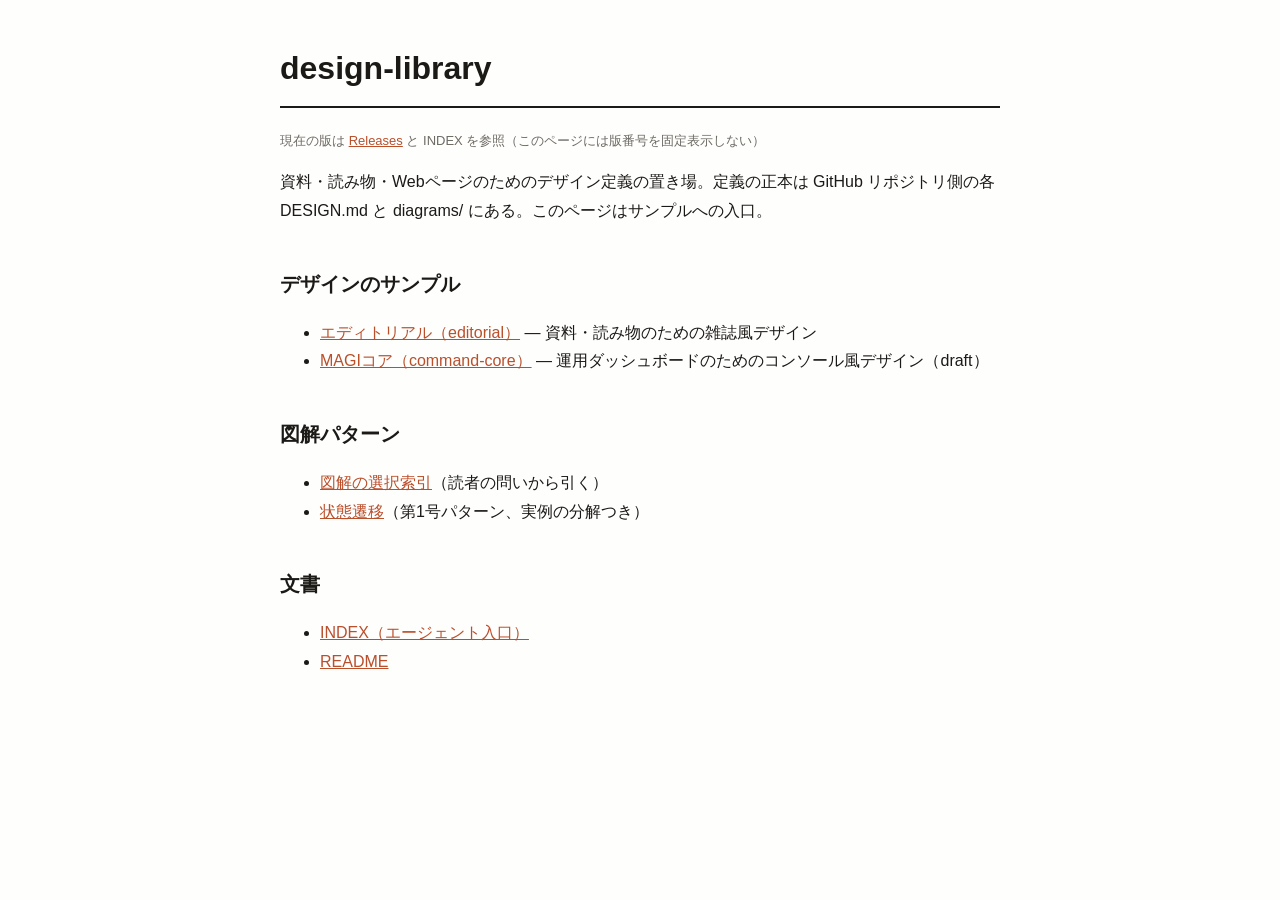
<file: index.html>
<!DOCTYPE html>
<html lang="ja">
<head>
<meta charset="utf-8">
<meta name="viewport" content="width=device-width, initial-scale=1">
<title>design-library</title>
<style>
  body { font-family: "Murecho", "Noto Sans JP", sans-serif; margin: 40px auto; max-width: 720px; padding: 0 20px; line-height: 1.8; color: #1C1A17; background: #FEFEFD; }
  h1 { font-size: 32px; border-bottom: 2px solid #1C1A17; padding-bottom: 8px; }
  h2 { margin-top: 40px; font-size: 20px; }
  a { color: #BA4F2C; }
  .ver { color: #6E6A64; font-size: 13px; }
</style>
</head>
<body>
<h1>design-library</h1>
<p class="ver">現在の版は <a href="https://github.com/manji6/design-library/releases">Releases</a> と INDEX を参照（このページには版番号を固定表示しない）</p>
<p>資料・読み物・Webページのためのデザイン定義の置き場。定義の正本は GitHub リポジトリ側の各 DESIGN.md と diagrams/ にある。このページはサンプルへの入口。</p>

<h2>デザインのサンプル</h2>
<ul>
  <li><a href="designs/editorial/sample.html">エディトリアル（editorial）</a> — 資料・読み物のための雑誌風デザイン</li>
  <li><a href="designs/command-core/sample.html">MAGIコア（command-core）</a> — 運用ダッシュボードのためのコンソール風デザイン（draft）</li>
</ul>

<h2>図解パターン</h2>
<ul>
  <li><a href="https://github.com/manji6/design-library/blob/main/diagrams/index.md">図解の選択索引</a>（読者の問いから引く）</li>
  <li><a href="https://github.com/manji6/design-library/blob/main/diagrams/patterns/flow/state-transition.md">状態遷移</a>（第1号パターン、実例の分解つき）</li>
</ul>

<h2>文書</h2>
<ul>
  <li><a href="https://github.com/manji6/design-library/blob/main/INDEX.md">INDEX（エージェント入口）</a></li>
  <li><a href="https://github.com/manji6/design-library/blob/main/README.md">README</a></li>
</ul>
</body>
</html>
</file>
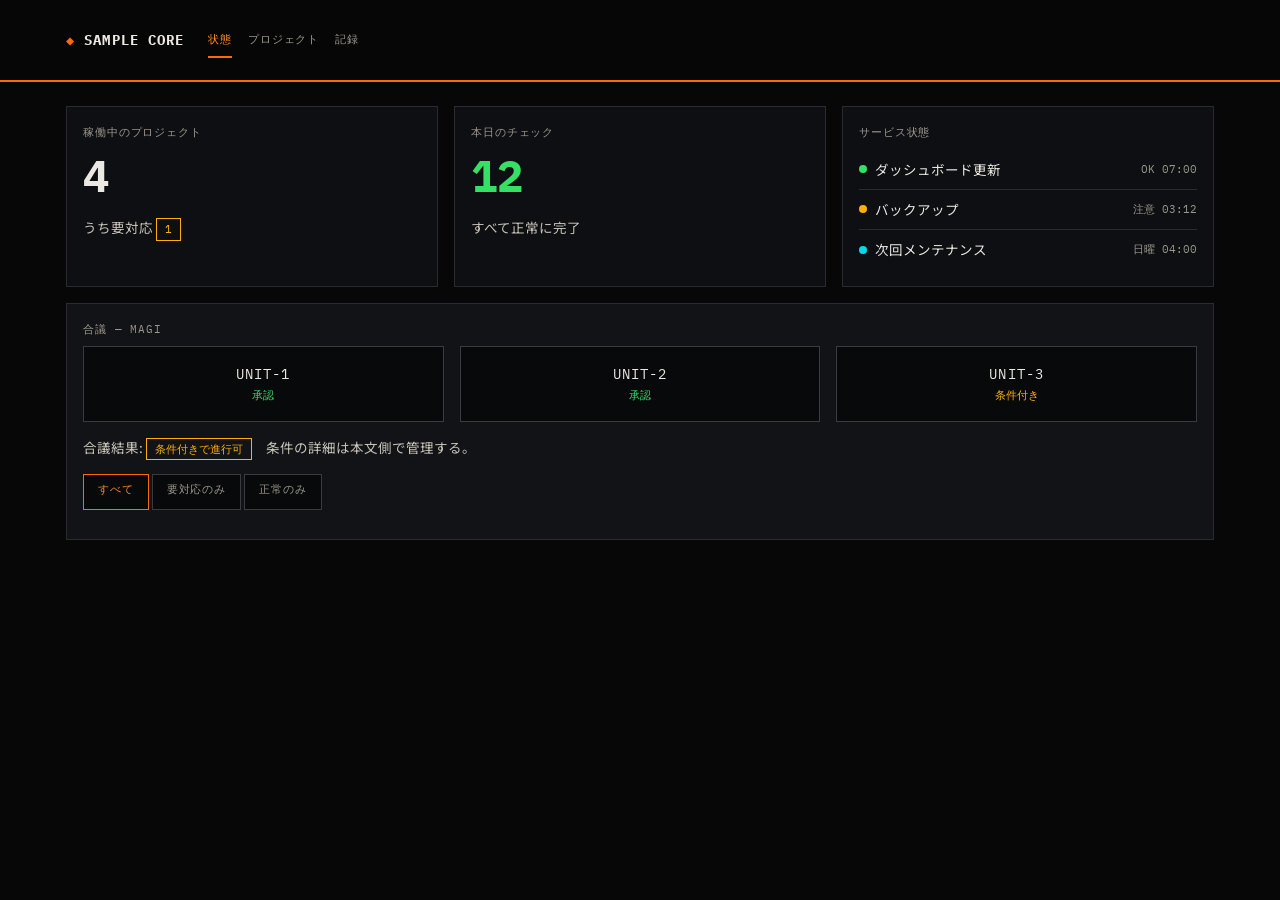
<file: designs/command-core/sample.html>
<!DOCTYPE html>
<html lang="ja">
<head>
<meta charset="utf-8">
<meta name="viewport" content="width=device-width, initial-scale=1">
<title>MAGIコア — sample</title>
<link rel="stylesheet" href="tokens.css">
<link rel="stylesheet" href="command-core.css">
</head>
<body>
<header class="dock">
  <div class="dock-in">
    <span class="logo"><b>◆</b> SAMPLE CORE</span>
    <nav>
      <a href="#" class="active">状態</a><a href="#">プロジェクト</a><a href="#">記録</a>
    </nav>
  </div>
</header>
<main>
  <div class="panels">
    <section class="panel kpi">
      <p class="lbl">稼働中のプロジェクト</p>
      <div class="num">4</div>
      <p>うち要対応 <span class="badge warn">1</span></p>
    </section>
    <section class="panel kpi">
      <p class="lbl">本日のチェック</p>
      <div class="num ok">12</div>
      <p>すべて正常に完了</p>
    </section>
    <section class="panel">
      <p class="lbl">サービス状態</p>
      <div class="status"><span class="dot ok live"></span><span class="name">ダッシュボード更新</span><span class="val">OK 07:00</span></div>
      <div class="status"><span class="dot warn"></span><span class="name">バックアップ</span><span class="val">注意 03:12</span></div>
      <div class="status"><span class="dot info"></span><span class="name">次回メンテナンス</span><span class="val">日曜 04:00</span></div>
    </section>
  </div>

  <section class="panel strong" style="margin-top:16px">
    <p class="lbl">合議 — MAGI</p>
    <div class="magi-grid">
      <div class="magi-unit"><div class="uname">UNIT-1</div><div class="ustate ok">承認</div></div>
      <div class="magi-unit"><div class="uname">UNIT-2</div><div class="ustate ok">承認</div></div>
      <div class="magi-unit"><div class="uname">UNIT-3</div><div class="ustate warn">条件付き</div></div>
    </div>
    <p>合議結果: <span class="badge warn">条件付きで進行可</span>　条件の詳細は本文側で管理する。</p>
    <p>
      <span class="chip active">すべて</span>
      <span class="chip">要対応のみ</span>
      <span class="chip">正常のみ</span>
    </p>
  </section>
</main>
</body>
</html>
</file>
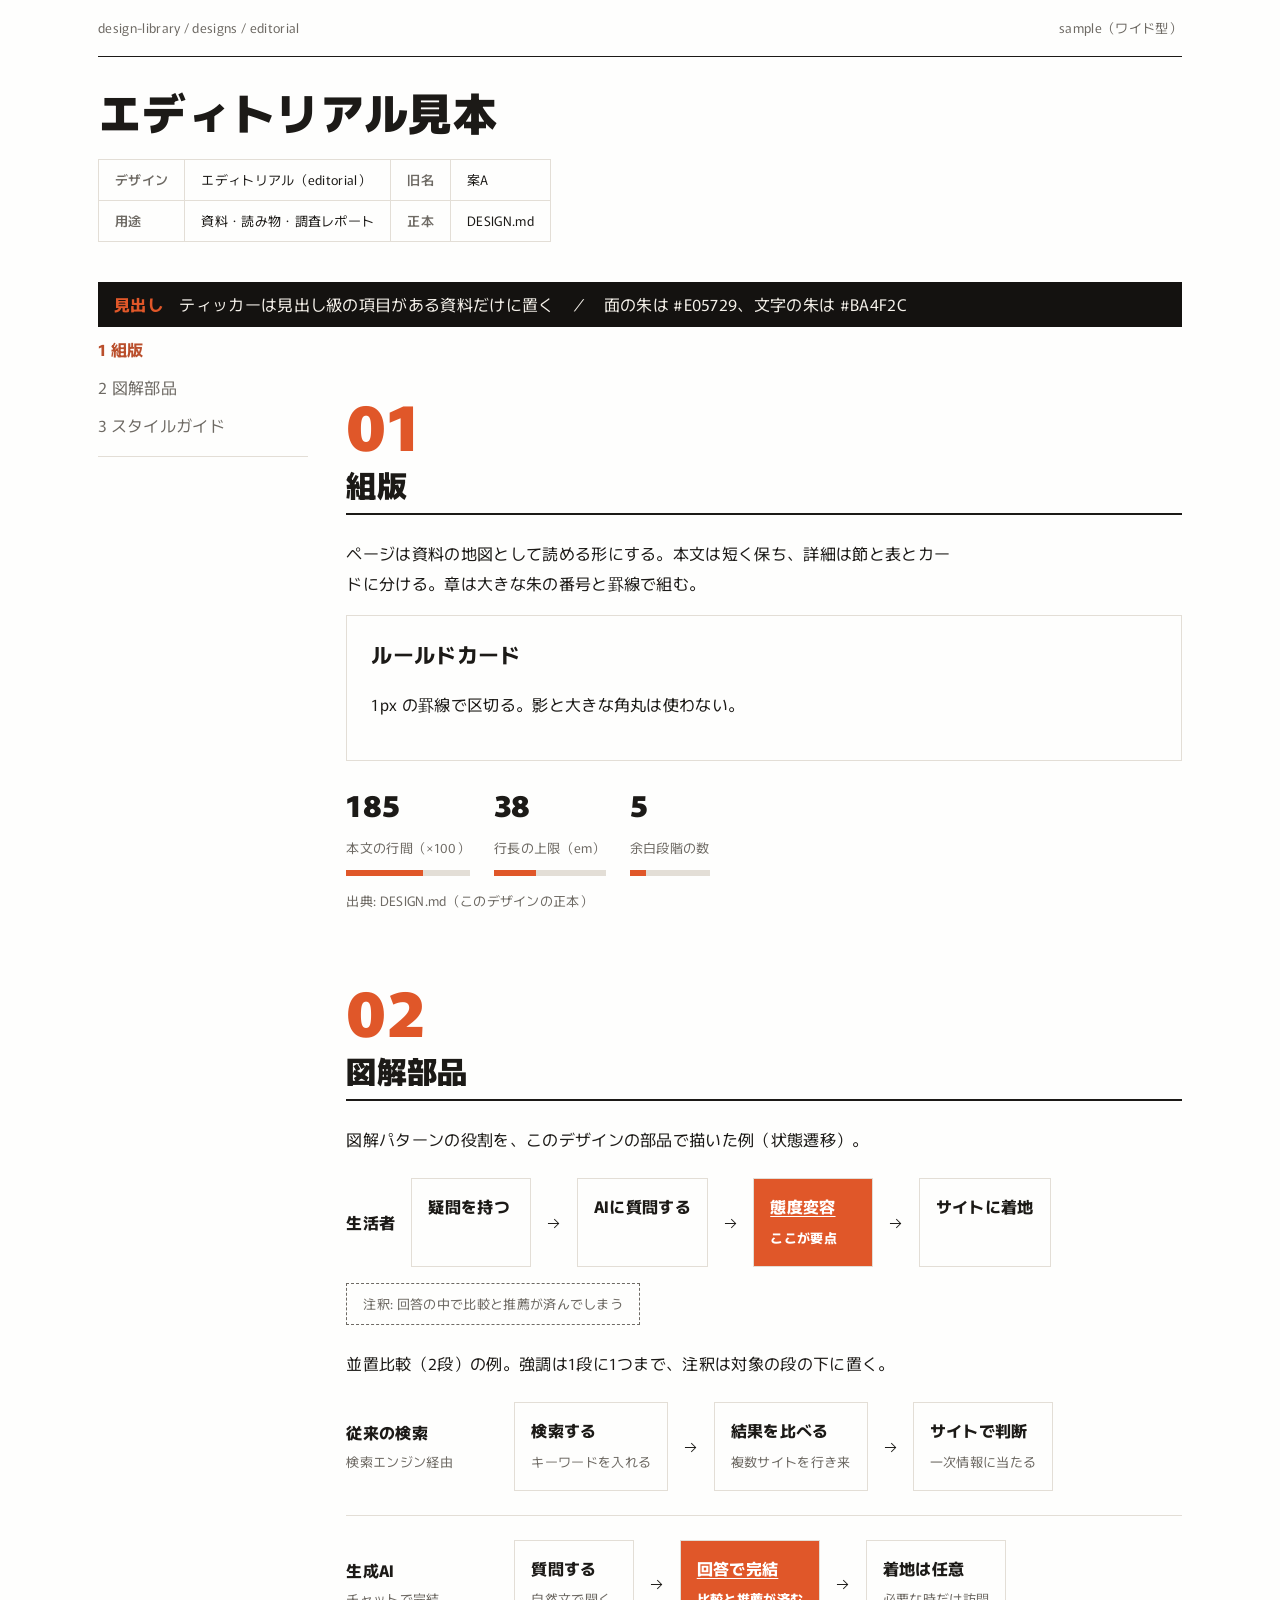
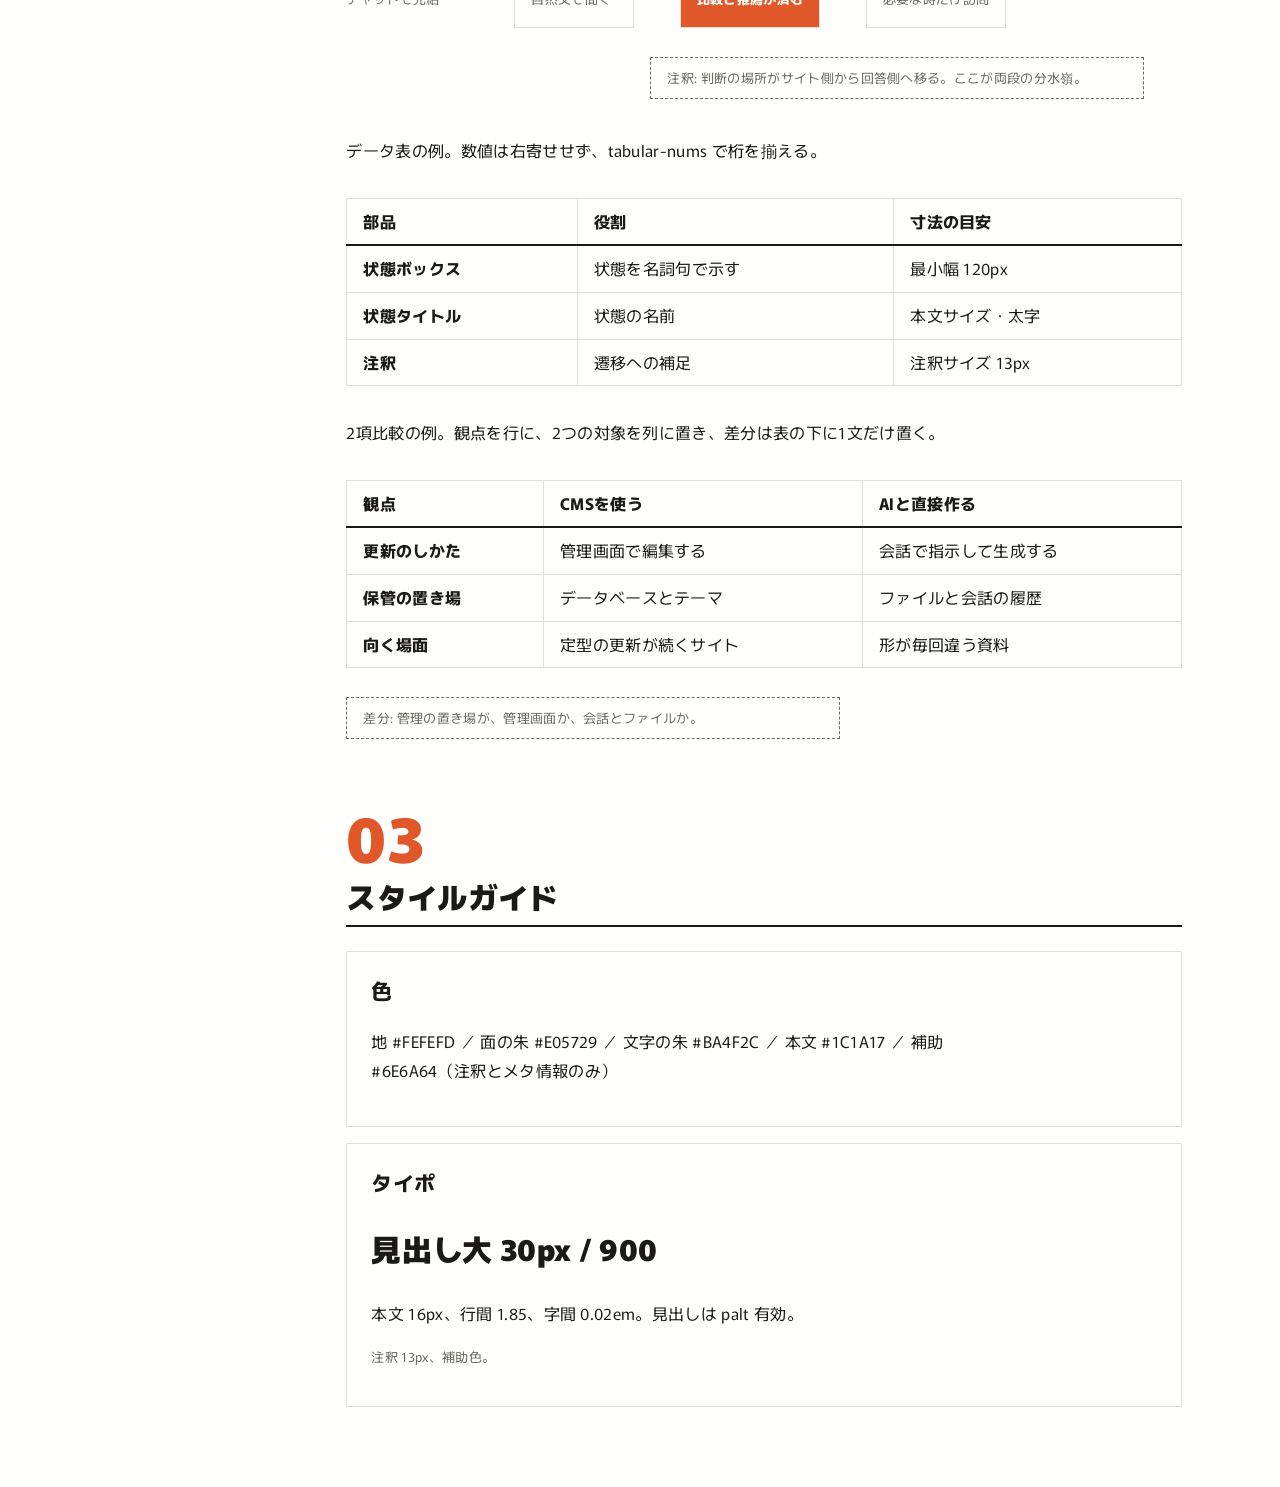
<file: designs/editorial/sample.html>
<!DOCTYPE html>
<html lang="ja">
<head>
<meta charset="utf-8">
<meta name="viewport" content="width=device-width, initial-scale=1">
<title>エディトリアル — sample</title>
<link rel="stylesheet" href="tokens.css">
<link rel="stylesheet" href="editorial.css">
</head>
<body>
<div class="progress" id="progress"></div>
<div class="page-wide">
  <div class="folio"><span>design-library / designs / editorial</span><span>sample（ワイド型）</span></div>

  <header class="masthead">
    <h1>エディトリアル見本</h1>
    <table class="meta">
      <tr><th>デザイン</th><td>エディトリアル（editorial）</td><th>旧名</th><td>案A</td></tr>
      <tr><th>用途</th><td>資料・読み物・調査レポート</td><th>正本</th><td>DESIGN.md</td></tr>
    </table>
  </header>

  <div class="ticker"><b>見出し</b>　ティッカーは見出し級の項目がある資料だけに置く　／　面の朱は #E05729、文字の朱は #BA4F2C</div>

  <div class="cols">
  <nav class="toc toc-side" id="toc">
    <a href="#c1">1 組版</a><a href="#c2">2 図解部品</a><a href="#c3">3 スタイルガイド</a>
  </nav>

  <main>
  <section class="chapter" id="c1">
    <span class="no">01</span>
    <h2>組版</h2>
    <p class="rv">ページは資料の地図として読める形にする。本文は短く保ち、詳細は節と表とカードに分ける。章は大きな朱の番号と罫線で組む。</p>
    <div class="card rv">
      <h3>ルールドカード</h3>
      <p>1px の罫線で区切る。影と大きな角丸は使わない。</p>
    </div>
    <div class="stats rv">
      <div class="stat"><b data-count="185">185</b><span class="note">本文の行間（×100）</span><div class="bar"><i data-w="62%"></i></div></div>
      <div class="stat"><b data-count="38">38</b><span class="note">行長の上限（em）</span><div class="bar"><i data-w="38%"></i></div></div>
      <div class="stat"><b data-count="5">5</b><span class="note">余白段階の数</span><div class="bar"><i data-w="20%"></i></div></div>
    </div>
    <p class="note">出典: DESIGN.md（このデザインの正本）</p>
  </section>

  <section class="chapter" id="c2">
    <span class="no">02</span>
    <h2>図解部品</h2>
    <p class="rv">図解パターンの役割を、このデザインの部品で描いた例（状態遷移）。</p>
    <div class="dg rv">
      <span class="actor">生活者</span>
      <div class="state"><span class="st-title">疑問を持つ</span></div>
      <span class="arrow">→</span>
      <div class="state"><span class="st-title">AIに質問する</span></div>
      <span class="arrow">→</span>
      <div class="state emph"><span class="st-title">態度変容</span><small>ここが要点</small></div>
      <span class="arrow">→</span>
      <div class="state"><span class="st-title">サイトに着地</span></div>
      <span class="callout">注釈: 回答の中で比較と推薦が済んでしまう</span>
    </div>
    <p class="rv">並置比較（2段）の例。強調は1段に1つまで、注釈は対象の段の下に置く。</p>
    <div class="dg-compare rv">
      <div class="dg-row">
        <div class="dg-cond">従来の検索<small>検索エンジン経由</small></div>
        <div class="dg">
          <div class="state"><span class="st-title">検索する</span><small>キーワードを入れる</small></div>
          <span class="arrow">→</span>
          <div class="state"><span class="st-title">結果を比べる</span><small>複数サイトを行き来</small></div>
          <span class="arrow">→</span>
          <div class="state"><span class="st-title">サイトで判断</span><small>一次情報に当たる</small></div>
        </div>
      </div>
      <div class="dg-row">
        <div class="dg-cond">生成AI<small>チャットで完結</small></div>
        <div class="dg">
          <div class="state"><span class="st-title">質問する</span><small>自然文で聞く</small></div>
          <span class="arrow">→</span>
          <div class="state emph"><span class="st-title">回答で完結</span><small>比較と推薦が済む</small></div>
          <span class="arrow">→</span>
          <div class="state"><span class="st-title">着地は任意</span><small>必要な時だけ訪問</small></div>
          <p class="annotation">注釈: 判断の場所がサイト側から回答側へ移る。ここが両段の分水嶺。</p>
        </div>
      </div>
    </div>
    <p class="rv">データ表の例。数値は右寄せせず、tabular-nums で桁を揃える。</p>
    <div class="table-wrap rv">
      <table class="data-table">
        <thead><tr><th>部品</th><th>役割</th><th class="num">寸法の目安</th></tr></thead>
        <tbody>
          <tr><th>状態ボックス</th><td>状態を名詞句で示す</td><td class="num">最小幅 120px</td></tr>
          <tr><th>状態タイトル</th><td>状態の名前</td><td class="num">本文サイズ・太字</td></tr>
          <tr><th>注釈</th><td>遷移への補足</td><td class="num">注釈サイズ 13px</td></tr>
        </tbody>
      </table>
    </div>
    <p class="rv">2項比較の例。観点を行に、2つの対象を列に置き、差分は表の下に1文だけ置く。</p>
    <div class="table-wrap rv">
      <table class="data-table">
        <thead><tr><th>観点</th><th>CMSを使う</th><th>AIと直接作る</th></tr></thead>
        <tbody>
          <tr><th>更新のしかた</th><td>管理画面で編集する</td><td>会話で指示して生成する</td></tr>
          <tr><th>保管の置き場</th><td>データベースとテーマ</td><td>ファイルと会話の履歴</td></tr>
          <tr><th>向く場面</th><td>定型の更新が続くサイト</td><td>形が毎回違う資料</td></tr>
        </tbody>
      </table>
    </div>
    <p class="callout rv">差分: 管理の置き場が、管理画面か、会話とファイルか。</p>
  </section>

  <section class="chapter" id="c3">
    <span class="no">03</span>
    <h2>スタイルガイド</h2>
    <div class="card rv"><h3>色</h3>
      <p>地 #FEFEFD ／ 面の朱 #E05729 ／ 文字の朱 #BA4F2C ／ 本文 #1C1A17 ／ 補助 #6E6A64（注釈とメタ情報のみ）</p></div>
    <div class="card rv"><h3>タイポ</h3>
      <p style="font-size:30px;font-weight:900;line-height:1.4">見出し大 30px / 900</p>
      <p>本文 16px、行間 1.85、字間 0.02em。見出しは palt 有効。</p>
      <p class="note">注釈 13px、補助色。</p></div>
  </section>
  </main>
  </div>
</div>
<script>
document.documentElement.classList.add('js');
const bar = document.getElementById('progress');
addEventListener('scroll', () => {
  const h = document.documentElement;
  const p = h.scrollTop / (h.scrollHeight - h.clientHeight || 1);
  bar.style.transform = `scaleX(${p})`;
}, { passive: true });
const io = new IntersectionObserver(es => es.forEach(e => {
  if (!e.isIntersecting) return;
  e.target.classList.add('in');
  e.target.querySelectorAll('b[data-count]').forEach(b => {
    const end = +b.dataset.count, t0 = performance.now();
    const tick = t => { const k = Math.min(1, (t - t0) / 800); b.textContent = Math.round(end * k); if (k < 1) requestAnimationFrame(tick); };
    requestAnimationFrame(tick);
  });
  e.target.querySelectorAll('.bar i').forEach(i => i.style.width = i.dataset.w);
  io.unobserve(e.target);
}), { threshold: 0.2 });
document.querySelectorAll('.rv').forEach(el => io.observe(el));
const spy = new IntersectionObserver(es => es.forEach(e => {
  if (e.isIntersecting) {
    document.querySelectorAll('.toc a').forEach(a => a.classList.toggle('active', a.getAttribute('href') === '#' + e.target.id));
  }
}), { rootMargin: '-40% 0px -55% 0px' });
document.querySelectorAll('.chapter').forEach(el => spy.observe(el));
</script>
</body>
</html>
</file>
<file: designs/command-core/tokens.css>
/* GENERATED by scripts/gen-tokens.py from DESIGN.md — do not edit by hand. */
:root {
  --colors-bg: #070708;
  --colors-panel: #0E0F12;
  --colors-panel-2: #121317;
  --colors-inset: #08090B;
  --colors-ink: #ECE9E2;
  --colors-body: #C9C4B8;
  --colors-sub: #9C978C;
  --colors-dim: #6B675F;
  --colors-line: #2A2B30;
  --colors-line-2: #3A3B41;
  --colors-key: #FF6B00;
  --colors-key-2: #FF8A1E;
  --colors-ok: #35E065;
  --colors-warn: #FFB000;
  --colors-info: #00D9EC;
  --colors-error: #FF3B30;
  --typography-font-family: 'Noto Sans JP', sans-serif;
  --typography-mono-family: 'IBM Plex Mono', ui-monospace, Menlo, monospace;
  --typography-body-size: 13.5px;
  --typography-body-line-height: 1.7;
  --typography-label-letter-spacing: 0.08em;
  --typography-size-display: 44px;
  --typography-size-h2: 24px;
  --typography-size-h3: 19px;
  --typography-size-note: 11px;
  --spacing-s1: 8px;
  --spacing-s2: 16px;
  --spacing-s3: 24px;
  --spacing-s4: 40px;
  --border-width: 1px;
  --layout-dock-height: 80px;
}
</file>
<file: designs/command-core/command-core.css>
/* command-core.css — MAGIコアの部品・組版・動きの実装。
   色と寸法は tokens.css の変数だけを使う。 */
@import url('https://fonts.googleapis.com/css2?family=IBM+Plex+Mono:wght@400;500;700&family=Noto+Sans+JP:wght@400;500;700&display=swap');

* { box-sizing: border-box; }
body {
  margin: 0;
  background: var(--colors-bg);
  color: var(--colors-body);
  font-family: var(--typography-font-family);
  font-size: var(--typography-body-size);
  line-height: var(--typography-body-line-height);
  overflow-wrap: anywhere;
  word-break: normal;
}
main { max-width: 1180px; margin: 0 auto; padding: var(--spacing-s3) var(--spacing-s2) var(--spacing-s4); }
h1, h2, h3 { color: var(--colors-ink); }
a { color: var(--colors-key-2); }

/* ドック（上部ナビ帯） */
.dock { position: sticky; top: 0; z-index: 90; overflow-x: clip;
  background: color-mix(in srgb, var(--colors-bg) 82%, transparent);
  backdrop-filter: blur(16px) saturate(1.2); -webkit-backdrop-filter: blur(16px) saturate(1.2);
  border-bottom: 2px solid var(--colors-key); }
.dock-in { max-width: 1180px; margin: 0 auto; min-height: var(--layout-dock-height);
  display: flex; align-items: center; gap: var(--spacing-s3); padding: 0 var(--spacing-s2); }
.dock .logo { font-family: var(--typography-mono-family); font-weight: 700; color: var(--colors-ink);
  letter-spacing: var(--typography-label-letter-spacing); white-space: nowrap; }
.dock .logo b { color: var(--colors-key); }
.dock nav { display: flex; gap: var(--spacing-s2); overflow-x: auto; }
.dock nav a { font-family: var(--typography-mono-family); font-size: var(--typography-size-note);
  letter-spacing: var(--typography-label-letter-spacing); color: var(--colors-sub);
  text-decoration: none; white-space: nowrap; padding: var(--spacing-s1) 0; }
.dock nav a.active { color: var(--colors-key-2); border-bottom: 2px solid var(--colors-key); }

/* パネル */
.panels { display: grid; grid-template-columns: repeat(auto-fit, minmax(300px, 1fr)); gap: var(--spacing-s2); }
.panel { border: var(--border-width) solid var(--colors-line); background: var(--colors-panel);
  padding: var(--spacing-s2); position: relative; }
.panel.strong { background: var(--colors-panel-2); }
.panel .lbl { font-family: var(--typography-mono-family); font-size: var(--typography-size-note);
  letter-spacing: var(--typography-label-letter-spacing); color: var(--colors-sub);
  text-transform: uppercase; margin: 0 0 var(--spacing-s1); }
.panel h3 { margin: 0 0 var(--spacing-s1); font-size: var(--typography-size-h3); }

/* ステータス行 */
.status { min-height: 40px; display: flex; align-items: center; gap: var(--spacing-s1);
  border-bottom: var(--border-width) solid var(--colors-line); padding: var(--spacing-s1) 0; }
.status:last-child { border-bottom: none; }
.dot { width: 8px; height: 8px; border-radius: 50%; background: var(--colors-dim); flex: none; }
.dot.ok { background: var(--colors-ok); }
.dot.warn { background: var(--colors-warn); }
.dot.info { background: var(--colors-info); }
.dot.error { background: var(--colors-error); }
.status .name { color: var(--colors-ink); }
.status .val { margin-left: auto; font-family: var(--typography-mono-family);
  font-size: var(--typography-size-note); color: var(--colors-sub); font-variant-numeric: tabular-nums; }

/* チップとバッジ */
.chip { display: inline-block; min-height: 36px; padding: 5px 14px; cursor: pointer;
  border: var(--border-width) solid var(--colors-line-2); background: var(--colors-inset);
  color: var(--colors-sub); font-family: var(--typography-mono-family);
  font-size: var(--typography-size-note); letter-spacing: var(--typography-label-letter-spacing);
  white-space: nowrap; }
.chip.active { border-color: var(--colors-key); color: var(--colors-key-2); }
.badge { display: inline-block; padding: 1px 8px; border: var(--border-width) solid currentColor;
  font-family: var(--typography-mono-family); font-size: var(--typography-size-note); }
.badge.ok { color: var(--colors-ok); }
.badge.warn { color: var(--colors-warn); }
.badge.error { color: var(--colors-error); }
.badge.info { color: var(--colors-info); }

/* KPI */
.kpi .num { font-family: var(--typography-mono-family); font-size: var(--typography-size-display);
  font-weight: 700; color: var(--colors-ink); font-variant-numeric: tabular-nums; line-height: 1.2; }
.kpi .num.ok { color: var(--colors-ok); }
.kpi .num.warn { color: var(--colors-warn); }
.kpi .num.error { color: var(--colors-error); }

/* 合議パネル（MAGI） */
.magi-grid { display: grid; grid-template-columns: repeat(3, 1fr); gap: var(--spacing-s2); }
.magi-unit { border: var(--border-width) solid var(--colors-line-2); background: var(--colors-inset);
  padding: var(--spacing-s2); text-align: center; }
.magi-unit .uname { font-family: var(--typography-mono-family); color: var(--colors-ink);
  letter-spacing: var(--typography-label-letter-spacing); }
.magi-unit .ustate { font-family: var(--typography-mono-family); font-size: var(--typography-size-note); }
.magi-unit .ustate.ok { color: var(--colors-ok); }
.magi-unit .ustate.warn { color: var(--colors-warn); }
.magi-unit .ustate.error { color: var(--colors-error); }
@media (max-width: 700px) { .magi-grid { grid-template-columns: 1fr; } }

/* 動き（状態を知らせるためだけ） */
@keyframes pulse { 0%, 100% { opacity: 1; } 50% { opacity: 0.35; } }
.dot.live { animation: pulse 2s ease-in-out infinite; }
@media (prefers-reduced-motion: reduce) {
  .dot.live { animation: none; }
}

@media print {
  .dock { position: static; }
  body { background: #fff; }
}
</file>
<file: designs/editorial/tokens.css>
/* GENERATED by scripts/gen-tokens.py from DESIGN.md — do not edit by hand. */
:root {
  --colors-paper: #FEFEFD;
  --colors-key: #E05729;
  --colors-key-on: #FFFFFF;
  --colors-key-text: #BA4F2C;
  --colors-ink: #1C1A17;
  --colors-sub: #6E6A64;
  --colors-hairline: #E3DED6;
  --colors-ticker: #141210;
  --colors-ticker-on: #F5F1EA;
  --typography-font-family: Murecho, 'Noto Sans JP', 'Hiragino Kaku Gothic ProN', sans-serif;
  --typography-body-size: 16px;
  --typography-body-line-height: 1.85;
  --typography-heading-line-height: 1.4;
  --typography-body-letter-spacing: 0.02em;
  --typography-line-length: 38em;
  --typography-size-display: 44px;
  --typography-size-h2: 30px;
  --typography-size-h3: 21px;
  --typography-size-note: 13px;
  --spacing-s1: 8px;
  --spacing-s2: 16px;
  --spacing-s3: 24px;
  --spacing-s4: 40px;
  --spacing-s5: 64px;
  --border-width: 1px;
}
</file>
<file: designs/editorial/editorial.css>
/* editorial.css — エディトリアルの部品・組版・動き・印刷の実装。
   色と寸法は tokens.css の変数だけを使う。 */
@import url('https://fonts.googleapis.com/css2?family=Murecho:wght@400;500;700;900&display=swap');

* { box-sizing: border-box; }
html { scroll-behavior: smooth; }
body {
  margin: 0;
  background: var(--colors-paper);
  color: var(--colors-ink);
  font-family: var(--typography-font-family);
  font-size: var(--typography-body-size);
  line-height: var(--typography-body-line-height);
  letter-spacing: var(--typography-body-letter-spacing);
  line-break: strict;
  overflow-wrap: anywhere;
  word-break: normal;
}
main { max-width: 880px; margin: 0 auto; padding: 0 var(--spacing-s3) var(--spacing-s5); }

/* レイアウト型: ワイド（長文用。目次サイドバー＋本文のグリッド） */
.page-wide { max-width: 1180px; margin: 0 auto; padding: 0 clamp(16px, 4vw, 48px) var(--spacing-s5); }
.page-wide main { max-width: none; margin: 0; padding: 0; }
.cols { display: grid; grid-template-columns: 210px 1fr; gap: clamp(20px, 3vw, 48px); align-items: start; }
.cols > * { min-width: 0; }
.toc-side { position: sticky; top: var(--spacing-s3); border-bottom: none; padding-top: var(--spacing-s5); }
.toc-side a { display: block; margin: 0 0 var(--spacing-s1); }
@media (max-width: 860px) {
  .cols { grid-template-columns: 1fr; }
  .toc-side { position: static; padding-top: var(--spacing-s2); }
  .toc-side a { display: inline; margin-right: var(--spacing-s2); }
}
p { max-width: var(--typography-line-length); }
a { color: var(--colors-key-text); }
h1, h2, h3 { line-height: var(--typography-heading-line-height); font-feature-settings: "palt"; }
small, .note { font-size: var(--typography-size-note); color: var(--colors-sub); }

/* 読書進捗バー */
.progress { position: fixed; inset: 0 auto auto 0; height: 3px; width: 100%;
  background: var(--colors-key); transform-origin: 0 50%; transform: scaleX(0); z-index: 10; }

/* フォリオ帯とマストヘッド */
.folio { display: flex; justify-content: space-between; border-bottom: var(--border-width) solid var(--colors-ink);
  padding: var(--spacing-s2) 0; font-size: var(--typography-size-note); color: var(--colors-sub); }
.masthead h1 { font-size: var(--typography-size-display); font-weight: 900; margin: var(--spacing-s3) 0 var(--spacing-s2); }
.meta { border-collapse: collapse; margin: var(--spacing-s2) 0 var(--spacing-s4); }
.meta th, .meta td { border: var(--border-width) solid var(--colors-hairline);
  padding: var(--spacing-s1) var(--spacing-s2); text-align: left; font-size: var(--typography-size-note); }
.meta th { color: var(--colors-sub); font-weight: 500; }

/* ティッカー */
.ticker { background: var(--colors-ticker); color: var(--colors-ticker-on);
  padding: var(--spacing-s1) var(--spacing-s2); overflow: hidden; white-space: nowrap; }
.ticker b { color: var(--colors-key); font-weight: 700; }

/* 目次 */
.toc { position: sticky; top: 0; background: var(--colors-paper);
  border-bottom: var(--border-width) solid var(--colors-hairline); padding: var(--spacing-s1) 0; z-index: 5; }
.toc a { margin-right: var(--spacing-s2); text-decoration: none; color: var(--colors-sub); }
.toc a.active { color: var(--colors-key-text); font-weight: 700; }

/* 章 */
.chapter { margin-top: var(--spacing-s5); }
.chapter .no { font-size: 64px; font-weight: 900; color: var(--colors-key); line-height: 1; display: block; }
.chapter h2 { font-size: var(--typography-size-h2); font-weight: 900; margin: var(--spacing-s1) 0 var(--spacing-s3);
  border-bottom: 2px solid var(--colors-ink); padding-bottom: var(--spacing-s1); }
.chapter h3 { font-size: var(--typography-size-h3); font-weight: 700; }

/* ルールドカード */
.card { border: var(--border-width) solid var(--colors-hairline); padding: var(--spacing-s3); margin: var(--spacing-s2) 0; }
.card h3 { margin-top: 0; }

/* 統計 */
.stats { display: flex; gap: var(--spacing-s3); flex-wrap: wrap; }
.stat b { font-size: var(--typography-size-h2); font-weight: 900; font-variant-numeric: tabular-nums; display: block; }
.bar { height: 6px; background: var(--colors-hairline); margin-top: var(--spacing-s1); }
.bar i { display: block; height: 100%; background: var(--colors-key); width: 0; transition: width 1s ease; }

/* 出現アニメーション（初期表示では見えている。JS が付いた時だけ使う） */
.rv { opacity: 1; }
.js .rv { opacity: 0; transform: translateY(12px); transition: opacity .6s ease, transform .6s ease; }
.js .rv.in { opacity: 1; transform: none; }

/* データ表 */
.table-wrap { overflow-x: auto; }
.data-table { width: 100%; border-collapse: collapse; margin: var(--spacing-s2) 0; }
.data-table th, .data-table td { border: var(--border-width) solid var(--colors-hairline);
  padding: var(--spacing-s1) var(--spacing-s2); text-align: left; vertical-align: top; }
.data-table thead th { border-bottom: 2px solid var(--colors-ink); font-weight: 700; }
.data-table tbody th { font-weight: 700; }
.data-table .num { font-variant-numeric: tabular-nums; }

/* 図解部品 */
.dg { display: flex; align-items: stretch; gap: var(--spacing-s2); flex-wrap: wrap; margin: var(--spacing-s3) 0; }
.dg .actor { font-weight: 700; align-self: center; }
.dg .actor small { display: block; font-weight: 400; color: var(--colors-sub);
  font-size: var(--typography-size-note); }
.dg .state { border: var(--border-width) solid var(--colors-hairline); background: var(--colors-paper);
  padding: var(--spacing-s2); min-width: 120px; }
.dg .state .st-title { display: block; font-size: var(--typography-body-size); font-weight: 700;
  line-height: var(--typography-heading-line-height); }
.dg .state small { display: block; font-size: var(--typography-size-note); color: var(--colors-sub);
  margin-top: var(--spacing-s1); }
.dg .arrow { align-self: center; color: var(--colors-ink); }
.dg .state.emph { background: var(--colors-key); color: var(--colors-key-on); font-weight: 700; }
.dg .state.emph small { color: var(--colors-key-on); }
.dg .state.emph .st-title { text-decoration: underline; text-underline-offset: 3px; }
.dg .state.keyed { border: 2px solid var(--colors-key); }
.dg .state.heavy { border: 2px solid var(--colors-ink); }
.callout { border: var(--border-width) dashed var(--colors-sub); color: var(--colors-sub);
  padding: var(--spacing-s1) var(--spacing-s2); font-size: var(--typography-size-note); }
.dg .callout { align-self: center; }
.dg .annotation { border: var(--border-width) dashed var(--colors-sub); color: var(--colors-sub);
  padding: var(--spacing-s1) var(--spacing-s2); font-size: var(--typography-size-note);
  flex-basis: 100%; margin-left: calc(120px + var(--spacing-s2)); }
.dg-title { font-size: var(--typography-size-h3); font-weight: 900;
  line-height: var(--typography-heading-line-height); margin: 0 0 var(--spacing-s2); }
.dg-title .dg-sub { font-size: var(--typography-size-note); font-weight: 400; color: var(--colors-sub); }

/* 図解の並置比較（2段の対比） */
.dg-compare { display: grid; gap: var(--spacing-s3); margin: var(--spacing-s3) 0; }
.dg-row { display: grid; grid-template-columns: 9em 1fr; gap: var(--spacing-s3); align-items: start; }
.dg-row + .dg-row { border-top: var(--border-width) solid var(--colors-hairline);
  padding-top: var(--spacing-s3); }
.dg-cond { font-weight: 700; padding-top: var(--spacing-s2); }
.dg-cond small { display: block; font-weight: 400; color: var(--colors-sub);
  font-size: var(--typography-size-note); margin-top: 2px; }
.dg-row .dg { margin: 0; }
@media (max-width: 720px) {
  .dg-row { grid-template-columns: 1fr; }
  .dg .annotation { margin-left: 0; }
}

/* コピーボタン等 */
button.copy { border: var(--border-width) solid var(--colors-hairline); background: var(--colors-paper);
  color: var(--colors-key-text); padding: 2px var(--spacing-s1); cursor: pointer; font: inherit;
  font-size: var(--typography-size-note); }

@media (prefers-reduced-motion: reduce) {
  html { scroll-behavior: auto; }
  .js .rv { opacity: 1; transform: none; transition: none; }
  .bar i { transition: none; }
}

@media print {
  .progress, .toc, .ticker { display: none; }
  .js .rv { opacity: 1; transform: none; }
  main, .page-wide { max-width: none; }
  .cols { grid-template-columns: 1fr; }
}
</file>
